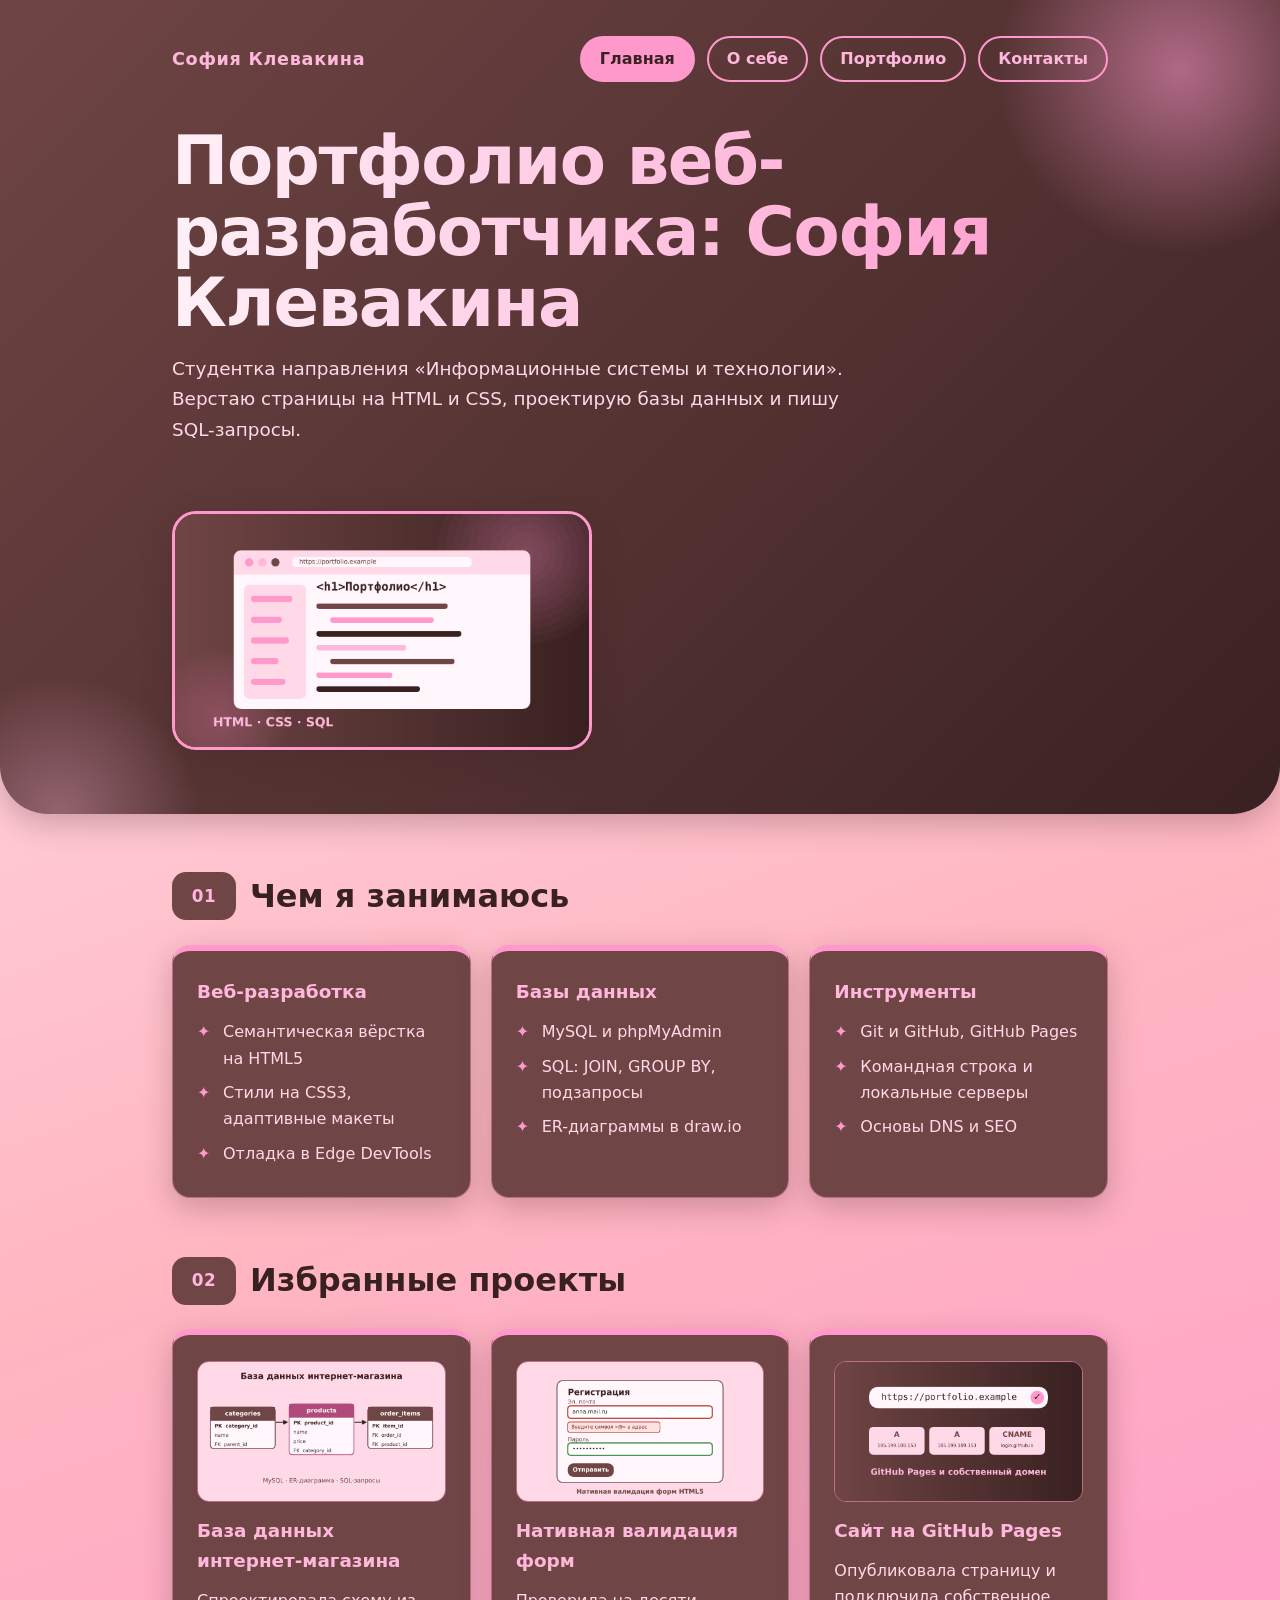
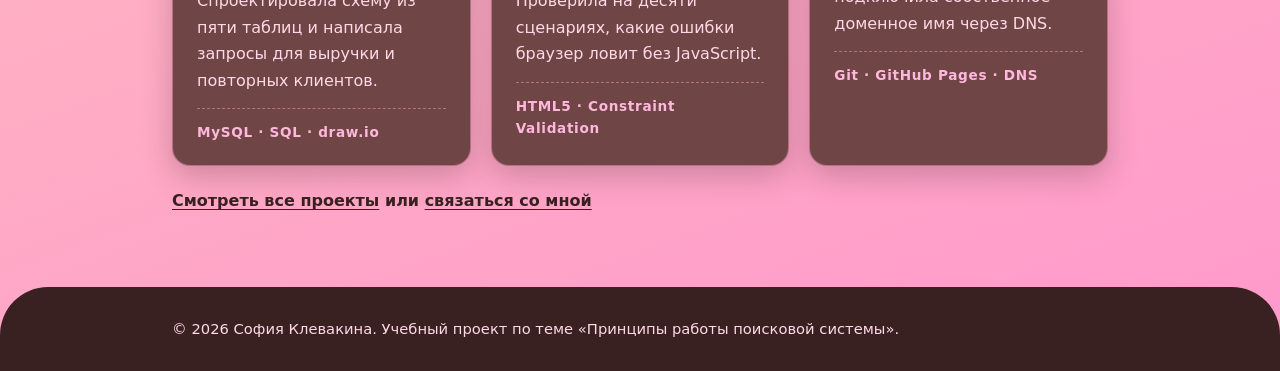
<file: index.html>
<!DOCTYPE html>
<html lang="ru">
<head>
  <meta charset="utf-8">
  <meta name="viewport" content="width=device-width, initial-scale=1">
  <title>Портфолио веб-разработчика: HTML, CSS и SQL — С. Клевакина</title>
  <meta name="description" content="Портфолио студентки: учебные проекты по HTML, CSS, SQL и GitHub Pages, базы данных и вёрстка. Посмотрите работы и напишите по вопросам практики и стажировки.">
  <link rel="stylesheet" href="css/style.css">
</head>
<body>
  <a class="skip" href="#main">Перейти к содержимому</a>
  <header class="hero">
    <div class="wrap">
      <div class="topbar">
        <p class="brand">София Клевакина</p>
        <nav aria-label="Основное меню">
          <a href="index.html" aria-current="page">Главная</a>
          <a href="about.html">О себе</a>
          <a href="portfolio.html">Портфолио</a>
          <a href="contacts.html">Контакты</a>
        </nav>
      </div>
      <div class="hero-grid">
        <div>
          <h1>Портфолио веб-разработчика: София Клевакина</h1>
          <p class="lead">Студентка направления «Информационные системы и технологии». Верстаю страницы на HTML и CSS, проектирую базы данных и пишу SQL-запросы.</p>
        </div>
        <img class="hero-img" src="images/hero.png" alt="Иллюстрация: окно браузера с заголовком h1 и строками кода в розовых и коричневых тонах" width="1200" height="675">
      </div>
    </div>
  </header>

  <main id="main" class="wrap">
    <section id="do">
      <h2>Чем я занимаюсь</h2>
      <div class="grid">
        <article class="card">
          <h3>Веб-разработка</h3>
          <ul>
            <li>Семантическая вёрстка на HTML5</li>
            <li>Стили на CSS3, адаптивные макеты</li>
            <li>Отладка в Edge DevTools</li>
          </ul>
        </article>
        <article class="card">
          <h3>Базы данных</h3>
          <ul>
            <li>MySQL и phpMyAdmin</li>
            <li>SQL: JOIN, GROUP BY, подзапросы</li>
            <li>ER-диаграммы в draw.io</li>
          </ul>
        </article>
        <article class="card">
          <h3>Инструменты</h3>
          <ul>
            <li>Git и GitHub, GitHub Pages</li>
            <li>Командная строка и локальные серверы</li>
            <li>Основы DNS и SEO</li>
          </ul>
        </article>
      </div>
    </section>

    <section id="featured">
      <h2>Избранные проекты</h2>
      <div class="grid">
        <article class="card project">
          <img src="images/project-db.png" alt="Схема из трёх связанных таблиц categories, products и order_items со стрелками между ними" width="800" height="450" loading="lazy">
          <h3>База данных интернет-магазина</h3>
          <p>Спроектировала схему из пяти таблиц и написала запросы для выручки и повторных клиентов.</p>
          <p class="tags">MySQL · SQL · draw.io</p>
        </article>
        <article class="card project">
          <img src="images/project-forms.png" alt="Форма регистрации с полем почты, подсвеченным красным, и подсказкой браузера об ошибке" width="800" height="450" loading="lazy">
          <h3>Нативная валидация форм</h3>
          <p>Проверила на десяти сценариях, какие ошибки браузер ловит без JavaScript.</p>
          <p class="tags">HTML5 · Constraint Validation</p>
        </article>
        <article class="card project">
          <img src="images/project-pages.png" alt="Адресная строка с галочкой и три карточки DNS-записей: две A-записи и CNAME" width="800" height="450" loading="lazy">
          <h3>Сайт на GitHub Pages</h3>
          <p>Опубликовала страницу и подключила собственное доменное имя через DNS.</p>
          <p class="tags">Git · GitHub Pages · DNS</p>
        </article>
      </div>
      <p class="more"><a href="portfolio.html">Смотреть все проекты</a> или <a href="contacts.html">связаться со мной</a></p>
    </section>
  </main>

  <footer class="footer">
    <div class="wrap">
      <p>© <span data-year>2026</span> София Клевакина. Учебный проект по теме «Принципы работы поисковой системы».</p>
    </div>
  </footer>
  <button type="button" class="to-top" id="toTop" aria-label="Наверх" hidden>↑</button>
  <script src="js/main.js"></script>
</body>
</html>
</file>
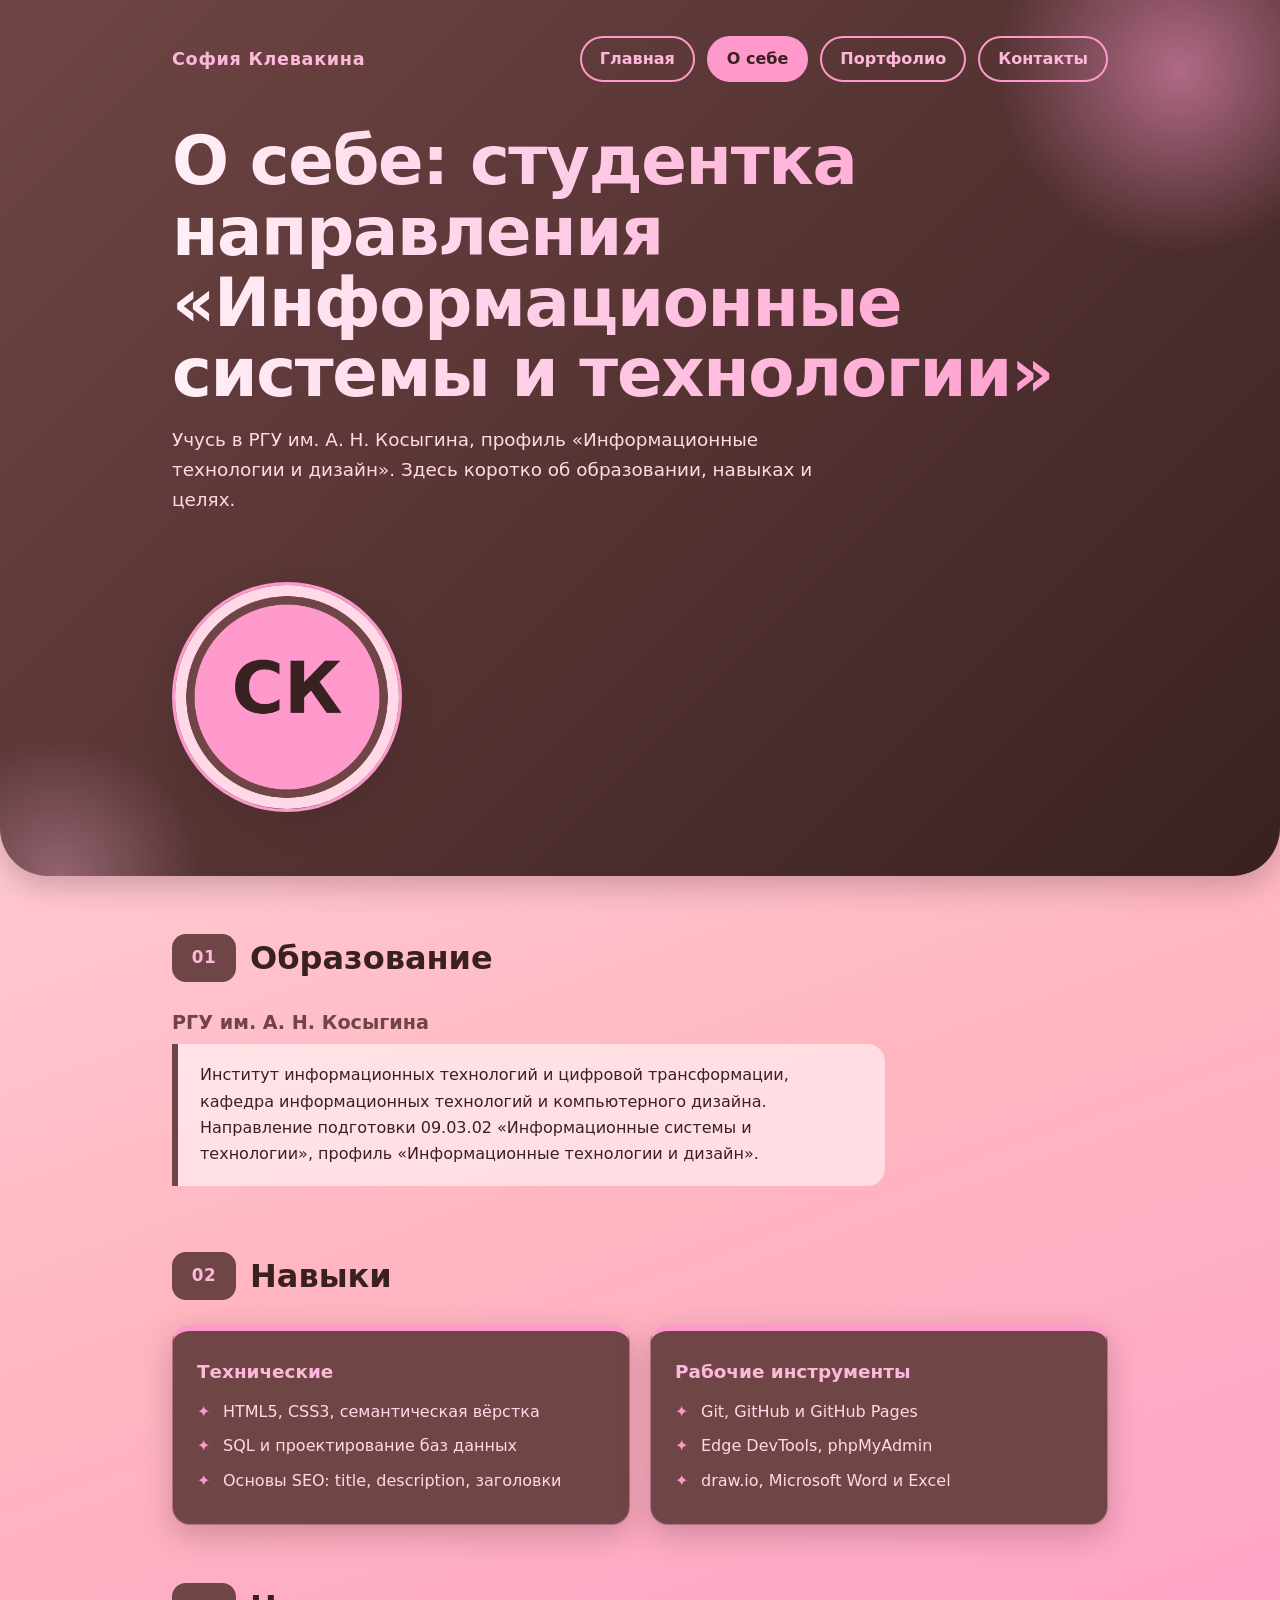
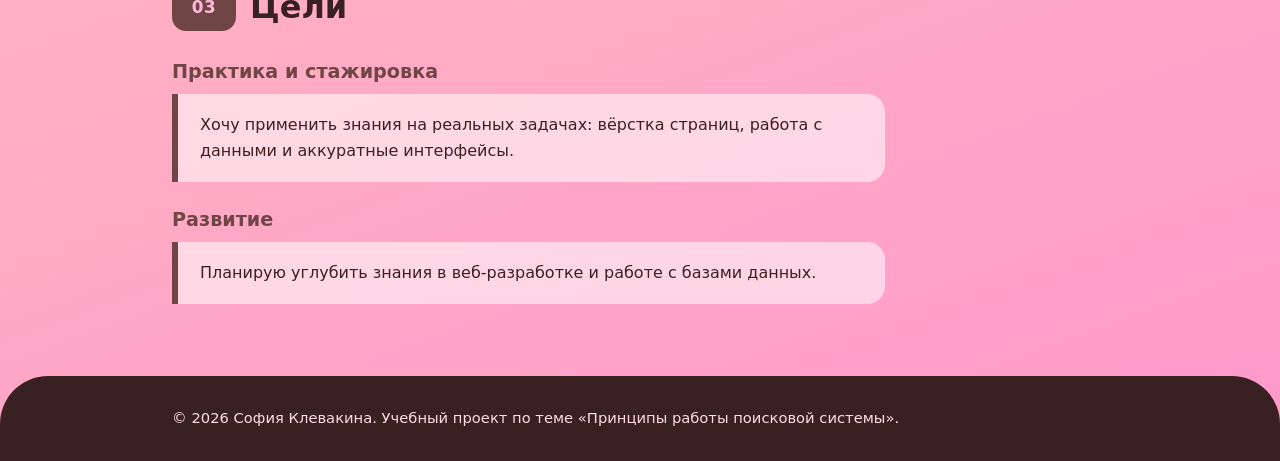
<file: about.html>
<!DOCTYPE html>
<html lang="ru">
<head>
  <meta charset="utf-8">
  <meta name="viewport" content="width=device-width, initial-scale=1">
  <title>Резюме студентки ИТ: образование и навыки — С. Клевакина</title>
  <meta name="description" content="Резюме студентки РГУ им. Косыгина: направление «Информационные системы и технологии», навыки HTML, CSS, SQL и Git. Узнайте обо мне и свяжитесь со мной.">
  <link rel="stylesheet" href="css/style.css">
</head>
<body>
  <a class="skip" href="#main">Перейти к содержимому</a>
  <header class="hero">
    <div class="wrap">
      <div class="topbar">
        <p class="brand">София Клевакина</p>
        <nav aria-label="Основное меню">
          <a href="index.html">Главная</a>
          <a href="about.html" aria-current="page">О себе</a>
          <a href="portfolio.html">Портфолио</a>
          <a href="contacts.html">Контакты</a>
        </nav>
      </div>
      <div class="hero-grid">
        <div>
          <h1>О себе: студентка направления «Информационные системы и технологии»</h1>
          <p class="lead">Учусь в РГУ им. А. Н. Косыгина, профиль «Информационные технологии и дизайн». Здесь коротко об образовании, навыках и целях.</p>
        </div>
        <img class="hero-img avatar" src="images/avatar.png" alt="Круглый аватар с инициалами СК на розовом фоне" width="400" height="400">
      </div>
    </div>
  </header>

  <main id="main" class="wrap">
    <section id="edu">
      <h2>Образование</h2>
      <h3>РГУ им. А. Н. Косыгина</h3>
      <p>Институт информационных технологий и цифровой трансформации, кафедра информационных технологий и компьютерного дизайна. Направление подготовки 09.03.02 «Информационные системы и технологии», профиль «Информационные технологии и дизайн».</p>
    </section>

    <section id="skills">
      <h2>Навыки</h2>
      <div class="grid">
        <article class="card">
          <h3>Технические</h3>
          <ul>
            <li>HTML5, CSS3, семантическая вёрстка</li>
            <li>SQL и проектирование баз данных</li>
            <li>Основы SEO: title, description, заголовки</li>
          </ul>
        </article>
        <article class="card">
          <h3>Рабочие инструменты</h3>
          <ul>
            <li>Git, GitHub и GitHub Pages</li>
            <li>Edge DevTools, phpMyAdmin</li>
            <li>draw.io, Microsoft Word и Excel</li>
          </ul>
        </article>
      </div>
    </section>

    <section id="goals">
      <h2>Цели</h2>
      <h3>Практика и стажировка</h3>
      <p>Хочу применить знания на реальных задачах: вёрстка страниц, работа с данными и аккуратные интерфейсы.</p>
      <h3>Развитие</h3>
      <p>Планирую углубить знания в веб-разработке и работе с базами данных.</p>
    </section>
  </main>

  <footer class="footer">
    <div class="wrap">
      <p>© <span data-year>2026</span> София Клевакина. Учебный проект по теме «Принципы работы поисковой системы».</p>
    </div>
  </footer>
  <button type="button" class="to-top" id="toTop" aria-label="Наверх" hidden>↑</button>
  <script src="js/main.js"></script>
</body>
</html>
</file>
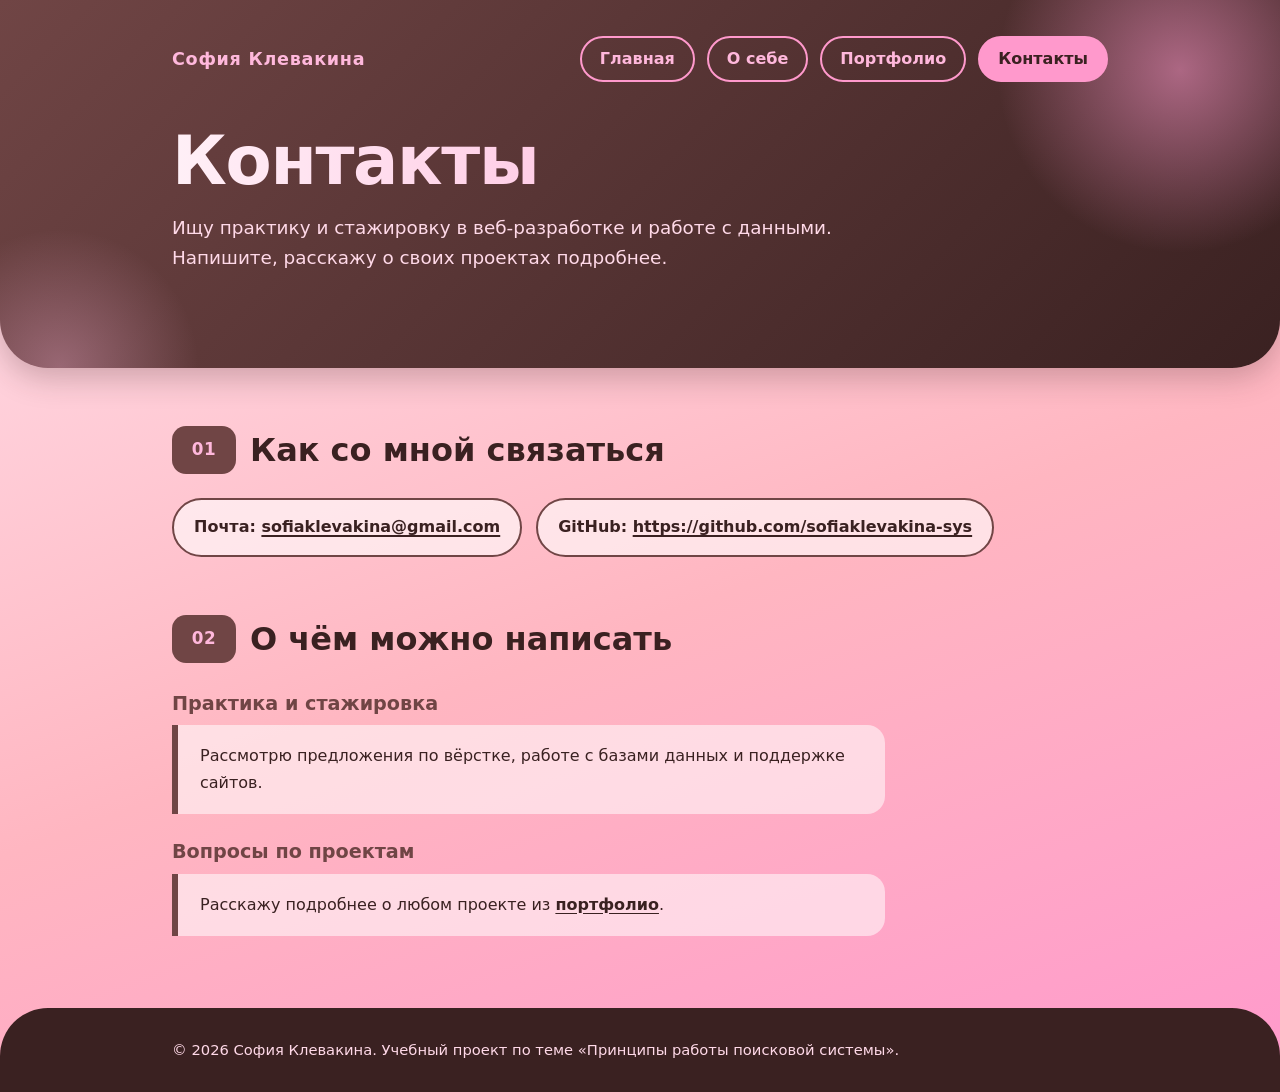
<file: contacts.html>
<!DOCTYPE html>
<html lang="ru">
<head>
  <meta charset="utf-8">
  <meta name="viewport" content="width=device-width, initial-scale=1">
  <title>Контакты веб-разработчика: связаться с Софией Клевакиной</title>
  <meta name="description" content="Свяжитесь со мной по почте или через GitHub: обсудим практику, стажировку и учебные проекты по веб-разработке и базам данных. Напишите, и мы договоримся.">
  <link rel="stylesheet" href="css/style.css">
</head>
<body>
  <a class="skip" href="#main">Перейти к содержимому</a>
  <header class="hero">
    <div class="wrap">
      <div class="topbar">
        <p class="brand">София Клевакина</p>
        <nav aria-label="Основное меню">
          <a href="index.html">Главная</a>
          <a href="about.html">О себе</a>
          <a href="portfolio.html">Портфолио</a>
          <a href="contacts.html" aria-current="page">Контакты</a>
        </nav>
      </div>
      <div class="hero-grid">
        <div>
          <h1>Контакты</h1>
          <p class="lead">Ищу практику и стажировку в веб-разработке и работе с данными. Напишите, расскажу о своих проектах подробнее.</p>
        </div>

      </div>
    </div>
  </header>

  <main id="main" class="wrap">
    <section id="how">
      <h2>Как со мной связаться</h2>
      <!-- ЗАМЕНИТЕ адрес почты и ссылку на GitHub на свои -->
      <ul class="contacts">
        <li>Почта: <a href="sofiaklevakina@gmail.com">sofiaklevakina@gmail.com</a></li>
        <li>GitHub: <a href="https://github.com/sofiaklevakina-sys">https://github.com/sofiaklevakina-sys</a></li>
      </ul>
    </section>

    <section id="about-me">
      <h2>О чём можно написать</h2>
      <h3>Практика и стажировка</h3>
      <p>Рассмотрю предложения по вёрстке, работе с базами данных и поддержке сайтов.</p>
      <h3>Вопросы по проектам</h3>
      <p>Расскажу подробнее о любом проекте из <a href="portfolio.html">портфолио</a>.</p>
    </section>
  </main>

  <footer class="footer">
    <div class="wrap">
      <p>© <span data-year>2026</span> София Клевакина. Учебный проект по теме «Принципы работы поисковой системы».</p>
    </div>
  </footer>
  <button type="button" class="to-top" id="toTop" aria-label="Наверх" hidden>↑</button>
  <script src="js/main.js"></script>
</body>
</html>
</file>
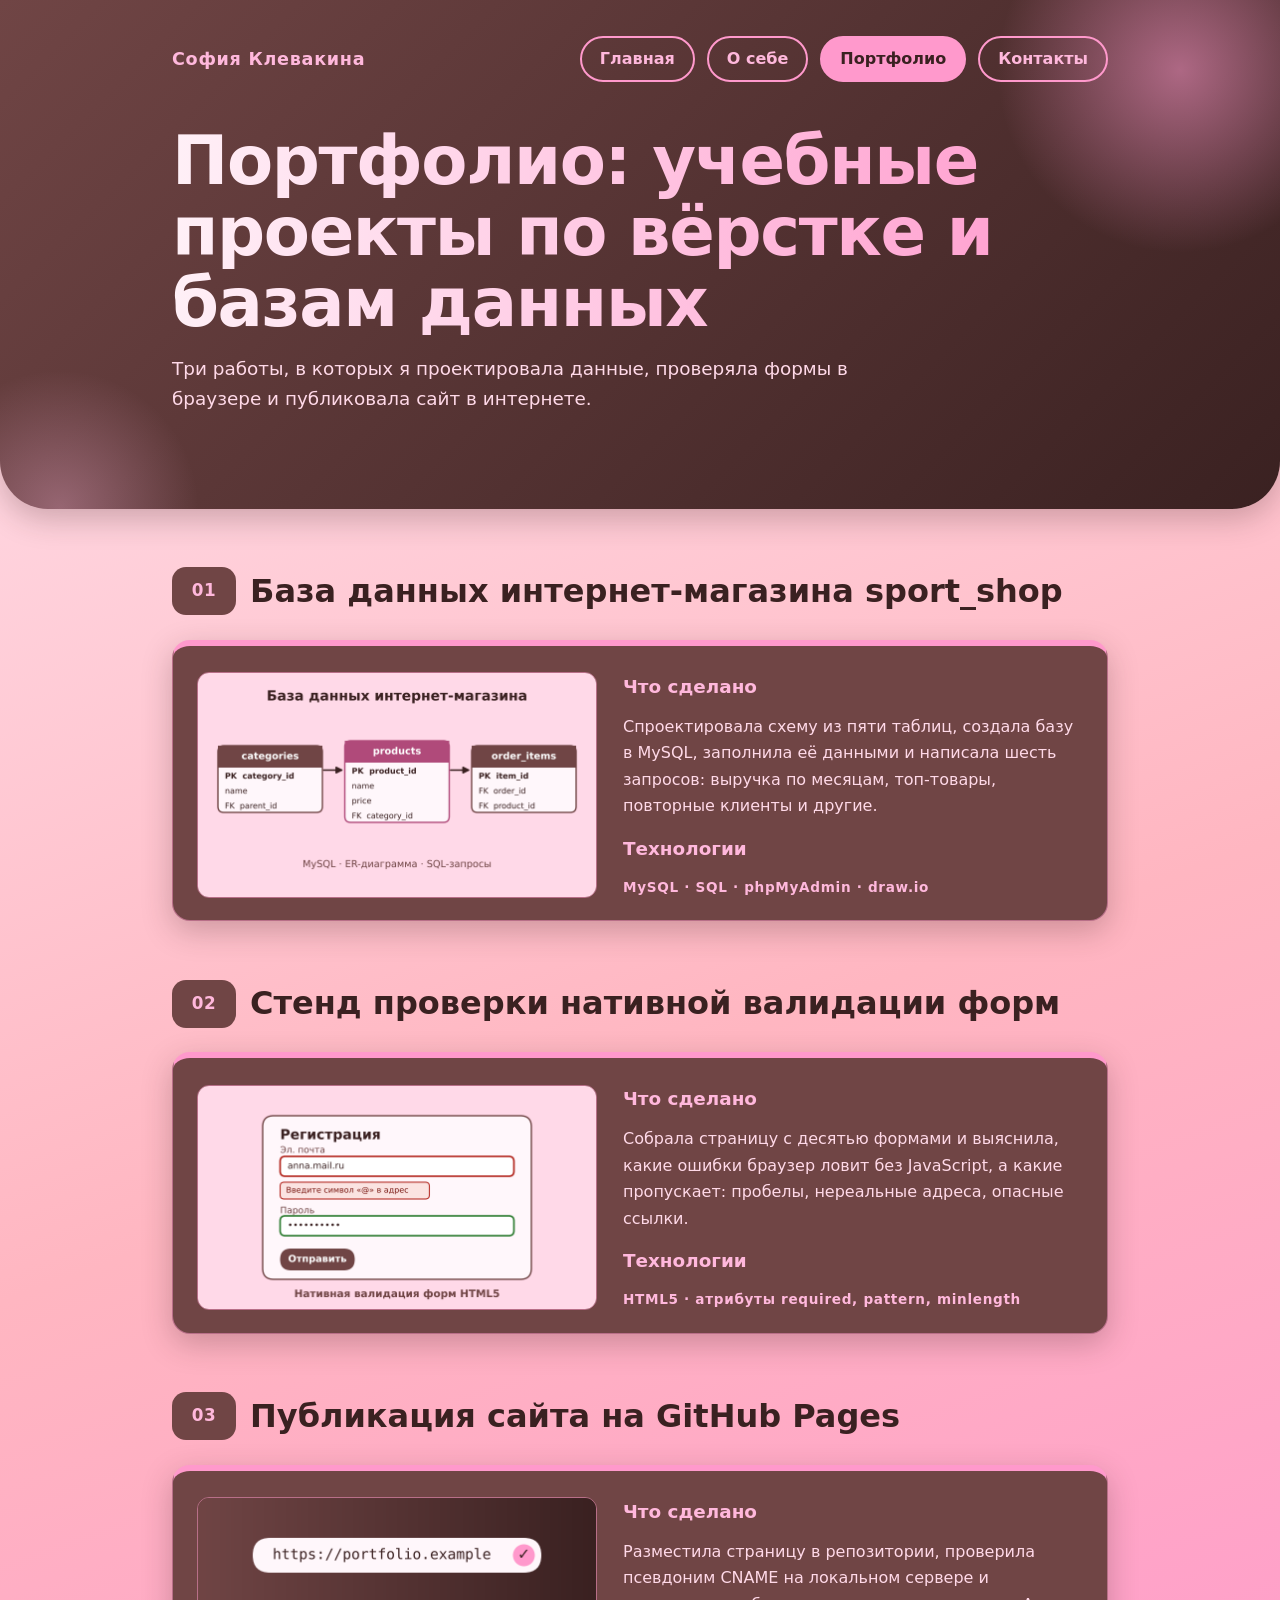
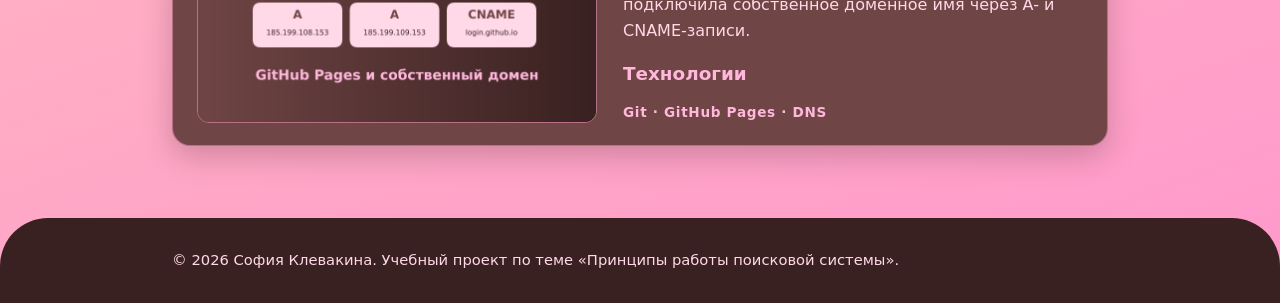
<file: portfolio.html>
<!DOCTYPE html>
<html lang="ru">
<head>
  <meta charset="utf-8">
  <meta name="viewport" content="width=device-width, initial-scale=1">
  <title>Учебные проекты по HTML, CSS и SQL: портфолио С. Клевакиной</title>
  <meta name="description" content="Три учебных проекта: база данных интернет-магазина на MySQL, стенд проверки форм на HTML5 и сайт на GitHub Pages с доменом. Откройте работы и оцените результат.">
  <link rel="stylesheet" href="css/style.css">
</head>
<body>
  <a class="skip" href="#main">Перейти к содержимому</a>
  <header class="hero">
    <div class="wrap">
      <div class="topbar">
        <p class="brand">София Клевакина</p>
        <nav aria-label="Основное меню">
          <a href="index.html">Главная</a>
          <a href="about.html">О себе</a>
          <a href="portfolio.html" aria-current="page">Портфолио</a>
          <a href="contacts.html">Контакты</a>
        </nav>
      </div>
      <div class="hero-grid">
        <div>
          <h1>Портфолио: учебные проекты по вёрстке и базам данных</h1>
          <p class="lead">Три работы, в которых я проектировала данные, проверяла формы в браузере и публиковала сайт в интернете.</p>
        </div>

      </div>
    </div>
  </header>

  <main id="main" class="wrap">
    <section id="p1">
      <h2>База данных интернет-магазина sport_shop</h2>
      <article class="card project wide">
        <img src="images/project-db.png" alt="Схема базы данных: таблицы categories, products и order_items, связанные стрелками" width="800" height="450" loading="lazy">
        <div>
          <h3>Что сделано</h3>
          <p>Спроектировала схему из пяти таблиц, создала базу в MySQL, заполнила её данными и написала шесть запросов: выручка по месяцам, топ-товары, повторные клиенты и другие.</p>
          <h3>Технологии</h3>
          <p class="tags">MySQL · SQL · phpMyAdmin · draw.io</p>
        </div>
      </article>
    </section>

    <section id="p2">
      <h2>Стенд проверки нативной валидации форм</h2>
      <article class="card project wide">
        <img src="images/project-forms.png" alt="Форма регистрации с ошибкой в поле почты и сообщением браузера" width="800" height="450" loading="lazy">
        <div>
          <h3>Что сделано</h3>
          <p>Собрала страницу с десятью формами и выяснила, какие ошибки браузер ловит без JavaScript, а какие пропускает: пробелы, нереальные адреса, опасные ссылки.</p>
          <h3>Технологии</h3>
          <p class="tags">HTML5 · атрибуты required, pattern, minlength</p>
        </div>
      </article>
    </section>

    <section id="p3">
      <h2>Публикация сайта на GitHub Pages</h2>
      <article class="card project wide">
        <img src="images/project-pages.png" alt="Адресная строка с галочкой и карточки DNS-записей A и CNAME" width="800" height="450" loading="lazy">
        <div>
          <h3>Что сделано</h3>
          <p>Разместила страницу в репозитории, проверила псевдоним CNAME на локальном сервере и подключила собственное доменное имя через A- и CNAME-записи.</p>
          <h3>Технологии</h3>
          <p class="tags">Git · GitHub Pages · DNS</p>
        </div>
      </article>
    </section>
  </main>

  <footer class="footer">
    <div class="wrap">
      <p>© <span data-year>2026</span> София Клевакина. Учебный проект по теме «Принципы работы поисковой системы».</p>
    </div>
  </footer>
  <button type="button" class="to-top" id="toTop" aria-label="Наверх" hidden>↑</button>
  <script src="js/main.js"></script>
</body>
</html>
</file>
<file: css/style.css>
/* ====== Палитра: всё меняется в одном месте ====== */
:root {
  --cocoa-900: #3a2121;   /* самый тёмный: подвал, подложки */
  --cocoa-700: #704545;   /* основной коричневый (шапка, карточки) */
  --rose-500: #ff99cc;    /* основной розовый */
  --rose-300: #ffb8dc;    /* светлый розовый для заголовков на тёмном */
  --blush: #ffd9e8;       /* почти белый розовый для текста на тёмном */
  --radius: 18px;
  --shadow: 0 10px 30px rgba(58, 33, 33, .25);
  font-family: "Segoe UI", system-ui, -apple-system, Roboto, Arial, sans-serif;
}

* { box-sizing: border-box; }
html { scroll-behavior: smooth; }

body {
  margin: 0;
  min-height: 100vh;
  color: var(--cocoa-900);
  line-height: 1.65;
  background: #ffb6c1 linear-gradient(160deg, #ffe6f0 0%, #ffb6c1 55%, #ff99cc 100%);
}
::selection { background: var(--cocoa-700); color: var(--blush); }

.wrap { max-width: 980px; margin: 0 auto; padding: 0 22px; }

.skip {
  position: absolute; left: -999px; top: 10px;
  background: var(--cocoa-900); color: var(--blush);
  padding: 8px 14px; border-radius: 10px;
}
.skip:focus { left: 10px; z-index: 10; }

/* ====== Шапка ====== */
.hero {
  position: relative;
  overflow: hidden;
  padding: 88px 0 64px;
  color: var(--blush);
  background: linear-gradient(135deg, var(--cocoa-700) 0%, var(--cocoa-900) 100%);
  border-radius: 0 0 48px 48px;
  box-shadow: var(--shadow);
}
/* декоративные светящиеся круги */
.hero::before, .hero::after {
  content: ""; position: absolute; border-radius: 50%; pointer-events: none;
}
.hero::before { width: 380px; height: 380px; right: -90px; top: -120px;
  background: radial-gradient(circle, rgba(255,153,204,.55), transparent 68%); }
.hero::after { width: 280px; height: 280px; left: -80px; bottom: -140px;
  background: radial-gradient(circle, rgba(255,184,220,.35), transparent 70%); }
.hero .wrap { position: relative; z-index: 1; }

.eyebrow {
  display: inline-block;
  margin: 0 0 16px; padding: 6px 14px;
  border: 1px solid var(--rose-500); border-radius: 999px;
  color: var(--rose-300); font-weight: 700; font-size: .8rem;
  letter-spacing: .14em; text-transform: uppercase;
}
.hero h1 {
  margin: 0 0 16px;
  font-size: clamp(2.4rem, 7vw, 4.2rem);
  line-height: 1.05; letter-spacing: -.02em;
  color: var(--rose-300);                       /* запасной цвет */
  background: linear-gradient(90deg, #fff0f7 0%, var(--rose-500) 100%);
  -webkit-background-clip: text; background-clip: text;
  -webkit-text-fill-color: transparent;
}
.lead { margin: 0 0 30px; max-width: 58ch; color: var(--blush); font-size: 1.15rem; }

nav { display: flex; flex-wrap: wrap; gap: 12px; }
nav a {
  padding: 10px 22px;
  border: 2px solid var(--rose-500); border-radius: 999px;
  color: var(--rose-300); font-weight: 700; text-decoration: none;
  transition: background .2s, color .2s, transform .2s;
}
nav a:hover { background: var(--rose-500); color: var(--cocoa-900); transform: translateY(-2px); }

/* ====== Разделы ====== */
main { counter-reset: sec; padding-bottom: 8px; }
main section { padding: 56px 0 0; }
main h2 {
  display: flex; align-items: center; gap: 14px;
  margin: 0 0 22px;
  font-size: clamp(1.5rem, 3.5vw, 2rem);
  color: var(--cocoa-900);
}
/* нумерация разделов: 01, 02, 03 … */
main h2::before {
  counter-increment: sec; content: "0" counter(sec);
  display: inline-grid; place-items: center;
  min-width: 48px; height: 48px; padding: 0 8px;
  border-radius: 14px;
  background: var(--cocoa-700); color: var(--rose-300);
  font-size: 1.05rem; font-weight: 800; letter-spacing: .04em;
}
#about p {
  max-width: 70ch; margin: 0;
  padding: 22px 26px;
  background: rgba(255,255,255,.55);
  border-left: 6px solid var(--cocoa-700);
  border-radius: 0 var(--radius) var(--radius) 0;
  font-size: 1.08rem;
}

/* ====== Карточки ====== */
.grid { display: grid; grid-template-columns: repeat(auto-fit, minmax(270px, 1fr)); gap: 20px; }
.card {
  position: relative;
  padding: 26px 24px 22px;
  background: var(--cocoa-700);
  border: 1px solid rgba(255,153,204,.5);
  border-top: 6px solid var(--rose-500);
  border-radius: var(--radius);
  box-shadow: var(--shadow);
  color: var(--blush);
  transition: transform .25s, box-shadow .25s;
}
.card:hover { transform: translateY(-6px); box-shadow: 0 18px 40px rgba(58, 33, 33, .35); }
.card h3 { margin: 0 0 12px; font-size: 1.15rem; color: var(--rose-300); }
.card p { margin: 0 0 12px; color: var(--blush); }

/* список навыков с розовыми маркерами */
.card ul { margin: 0; padding: 0; list-style: none; }
.card li { position: relative; margin-bottom: 8px; padding-left: 26px; color: var(--blush); }
.card li::before {
  content: "✦"; position: absolute; left: 0; top: 0;
  color: var(--rose-500);
}

.tags {
  margin: 14px 0 0 !important; padding-top: 12px;
  border-top: 1px dashed rgba(255,153,204,.5);
  color: var(--rose-300) !important; font-size: .85rem; font-weight: 700; letter-spacing: .05em;
}

/* ====== Контакты ====== */
.contacts { display: flex; flex-wrap: wrap; gap: 14px; margin: 0; padding: 0; list-style: none; }
.contacts li {
  padding: 14px 20px;
  background: rgba(255,255,255,.6);
  border: 2px solid var(--cocoa-700);
  border-radius: 999px;
  color: var(--cocoa-900); font-weight: 600;
}
.contacts a { color: var(--cocoa-900); font-weight: 800; text-decoration-thickness: 2px; text-underline-offset: 3px; }
.contacts a:hover { color: var(--cocoa-700); }

/* ====== Подвал ====== */
.footer {
  margin-top: 72px; padding: 30px 0;
  background: var(--cocoa-900); color: var(--blush);
  border-radius: 48px 48px 0 0; font-size: .92rem;
}
.footer p { margin: 0; }

/* ====== Доступность ====== */
a:focus-visible { outline: 3px solid var(--cocoa-900); outline-offset: 3px; }
.hero a:focus-visible, .card a:focus-visible { outline-color: var(--rose-300); }

/* ====== Появление при загрузке ====== */
@media (prefers-reduced-motion: no-preference) {
  .hero .wrap > * { animation: rise .7s ease both; }
  .hero .wrap > *:nth-child(2) { animation-delay: .08s; }
  .hero .wrap > *:nth-child(3) { animation-delay: .16s; }
  .hero .wrap > *:nth-child(4) { animation-delay: .24s; }
  .card { animation: rise .7s ease both; }
  .card:nth-child(2) { animation-delay: .1s; }
  .card:nth-child(3) { animation-delay: .2s; }
}
@keyframes rise { from { opacity: 0; transform: translateY(18px); } to { opacity: 1; transform: none; } }
@media (prefers-reduced-motion: reduce) { html { scroll-behavior: auto; } .card, .card:hover, nav a:hover { transition: none; transform: none; } }

@media (max-width: 560px) {
  .hero { padding: 56px 0 44px; border-radius: 0 0 32px 32px; }
  main section { padding-top: 44px; }
  .footer { border-radius: 32px 32px 0 0; }
}

/* ====== Многостраничный сайт ====== */
.topbar { display: flex; justify-content: space-between; align-items: center; flex-wrap: wrap; gap: 16px; margin-bottom: 44px; }
.brand { margin: 0; font-weight: 800; font-size: 1.1rem; letter-spacing: .04em; color: var(--rose-300); }
nav a[aria-current="page"] { background: var(--rose-500); color: var(--cocoa-900); }
nav a { padding: 8px 18px; }

.hero { padding-top: 36px; }
.hero-grid { display: flex; flex-wrap: wrap; align-items: center; gap: 36px; }
.hero-grid > div { flex: 1 1 380px; }
.hero-img {
  flex: 0 1 400px; width: 100%; max-width: 420px; height: auto;
  border-radius: 24px; border: 3px solid var(--rose-500); box-shadow: var(--shadow);
}
.hero-img.avatar { max-width: 230px; border-radius: 50%; }

main h3 { margin: 22px 0 6px; font-size: 1.2rem; color: var(--cocoa-700); }
main section > p, main section > h3 + p { max-width: 70ch; }
main section > p:not(.more) {
  margin: 0 0 8px; padding: 18px 22px;
  background: rgba(255,255,255,.55); border-left: 6px solid var(--cocoa-700);
  border-radius: 0 var(--radius) var(--radius) 0;
}
.card h3 { margin: 0 0 12px; color: var(--rose-300); }

.project img { display: block; width: 100%; height: auto; margin-bottom: 14px; border-radius: 12px; border: 1px solid rgba(255,153,204,.5); }
.card.wide { display: grid; grid-template-columns: 1fr 1.15fr; gap: 26px; align-items: center; }
.card.wide img { margin: 0; }
.card.wide h3:not(:first-child) { margin-top: 14px; }
.card.wide .tags { margin-top: 6px !important; padding-top: 0; border-top: none; }
.more { margin: 22px 0 0; font-weight: 600; }
.more a, main section > p a { color: var(--cocoa-900); font-weight: 800; text-underline-offset: 3px; }

.to-top {
  position: fixed; right: 20px; bottom: 20px; width: 48px; height: 48px;
  border: 2px solid var(--rose-500); border-radius: 50%;
  background: var(--cocoa-900); color: var(--rose-300); font-size: 1.4rem; cursor: pointer;
}
.to-top:hover { background: var(--rose-500); color: var(--cocoa-900); }
.to-top:focus-visible { outline: 3px solid var(--rose-300); outline-offset: 3px; }

@media (max-width: 700px) { .card.wide { grid-template-columns: 1fr; } }
</file>
